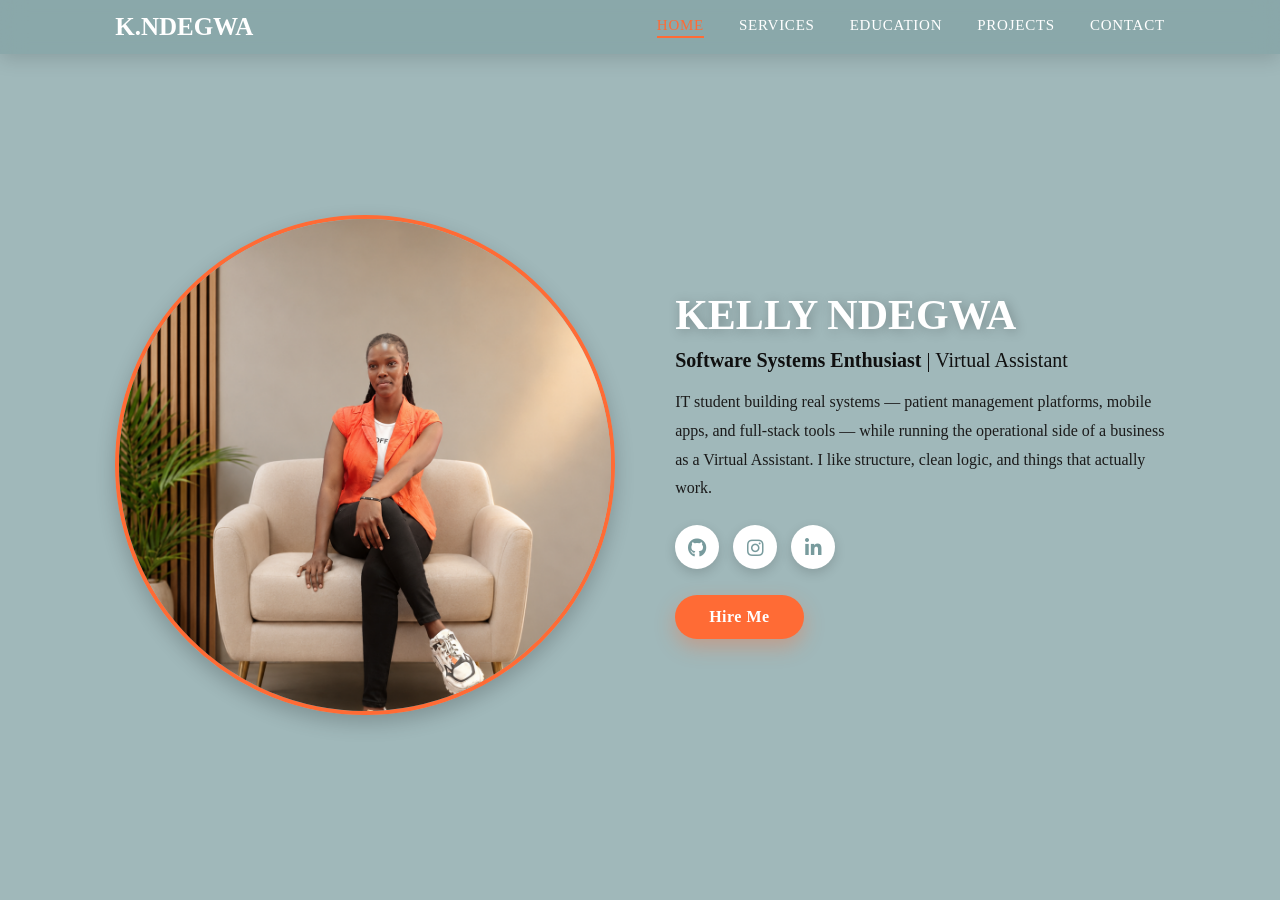
<file: index.html>
<!Doctype html>
<html lang="en">    
    <head>
        <meta charset="UTF-8">
        <meta name="viewport" content="width=device-width, initial-scale=1.0">
        <link rel="stylesheet" href="style.css">
        <link rel="stylesheet" href="https://cdnjs.cloudflare.com/ajax/libs/font-awesome/5.15.3/css/all.min.css">    

        <title>My Portfolio</title>
    </head>
    <body>
        <header>
   <a href="index.html" class="logo">K.NDEGWA</a>
   <button id="navToggle"><i class="fas fa-bars"></i></button>
   <nav id="navMenu">
    <a href="index.html" class="active">HOME</a>
    <a href="service.html">SERVICES</a>
    <a href="education.html">EDUCATION</a>
    <a href="projects.html">PROJECTS</a>
    <a href="contact.html">CONTACT</a>
   </nav>
</header>
<section class="home content" id="home">
    <div class="home-img">
        <img src="profile.png" alt="Kelly Ndegwa">
    </div>

    <div class="home-content">
        <h1>KELLY NDEGWA</h1>
        <h2><span>Software Systems Enthusiast</span> | Virtual Assistant</h2>
        <p>IT student building real systems — patient management platforms, mobile apps, and full-stack tools — while running the operational side of a business as a Virtual Assistant. I like structure, clean logic, and things that actually work.</p>

        <div class="social-icons">
            <a href="https://github.com/favored-njiru/delight"><i class="fab fa-github"></i></a>
            <a href="https://www.instagram.com/kelly.ndegwa"><i class="fab fa-instagram"></i></a>
            <a href="https://www.linkedin.com/in/kelly-ndegwa-71b179301"><i class="fab fa-linkedin-in"></i></a>
        </div>

        <a href="contact.html" class="btn">Hire Me</a>
    </div>
</section>
</file>
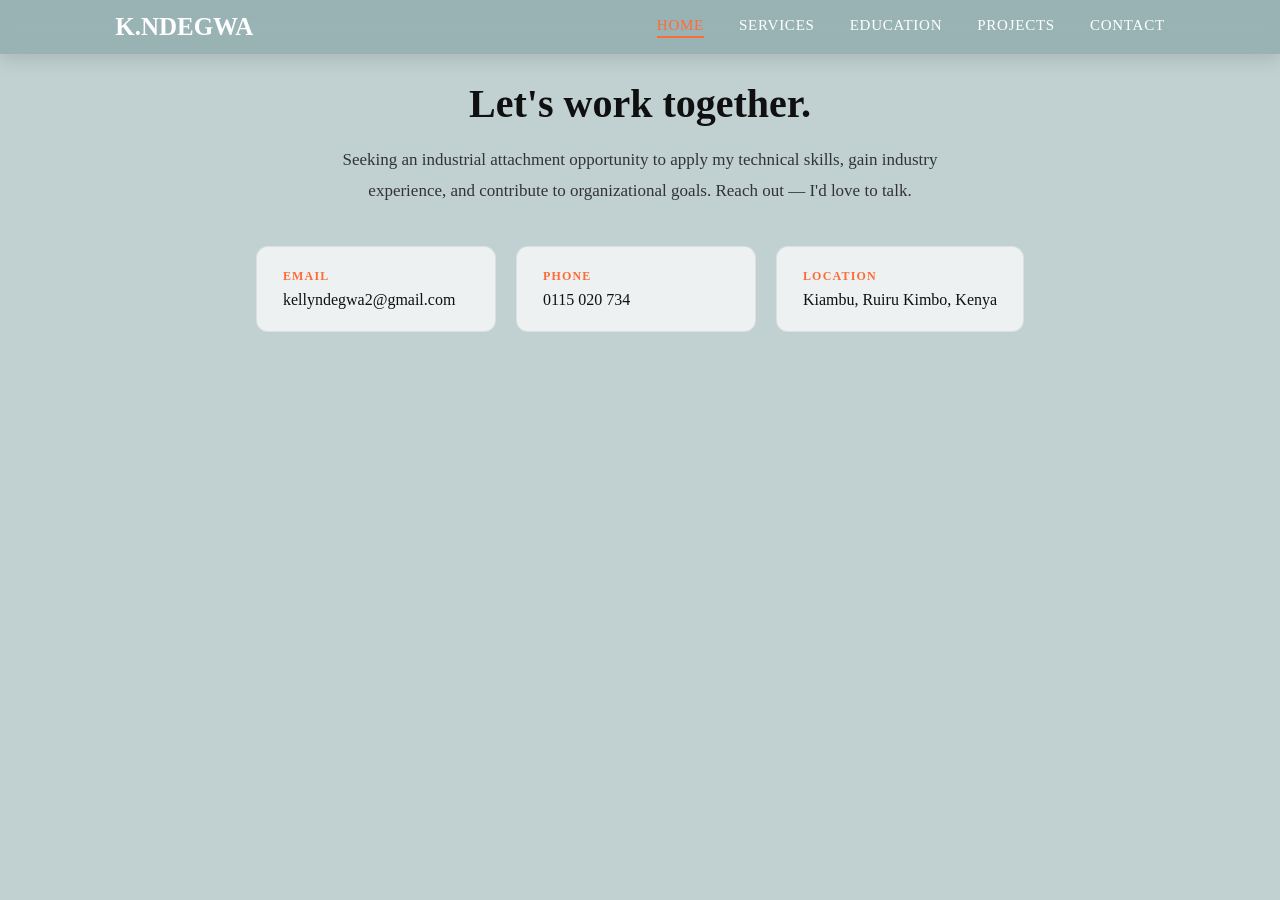
<file: contact.html>
<!Doctype html>
<html lang="en">    
    <head>
        <meta charset="UTF-8">
        <meta name="viewport" content="width=device-width, initial-scale=1.0">
        <link rel="stylesheet" href="style.css">
        <link rel="stylesheet" href="https://cdnjs.cloudflare.com/ajax/libs/font-awesome/5.15.3/css/all.min.css">    

        <title>My Portfolio</title>
    </head>
    <body>
        <header>
   <a href="index.html" class="logo">K.NDEGWA</a>
   <button id="navToggle"><i class="fas fa-bars"></i></button>
   <nav id="navMenu">
    <a href="index.html" class="active">HOME</a>
    <a href="service.html">SERVICES</a>
    <a href="education.html">EDUCATION</a>
    <a href="projects.html">PROJECTS</a>
    <a href="contact.html">CONTACT</a>
   </nav>
</header>
<section class="contact content" id="contact">
    <div class="contact-content">
        <h2>Let's work together.</h2>
        <p>Seeking an industrial attachment opportunity to apply my technical skills, gain industry experience, and contribute to organizational goals. Reach out — I'd love to talk.</p>

        <div class="contact-cards">
            <a href="mailto:kellyndegwa2@gmail.com" class="contact-card">
                <span class="label">Email</span>
                <span class="value">kellyndegwa2@gmail.com</span>
            </a>
            <a href="tel:0115020734" class="contact-card">
                <span class="label">Phone</span>
                <span class="value">0115 020 734</span>
            </a>
            <div class="contact-card">
                <span class="label">Location</span>
                <span class="value">Kiambu, Ruiru Kimbo, Kenya</span>
            </div>
        </div>
    </div>
</section>
</body>
</html>
</file>
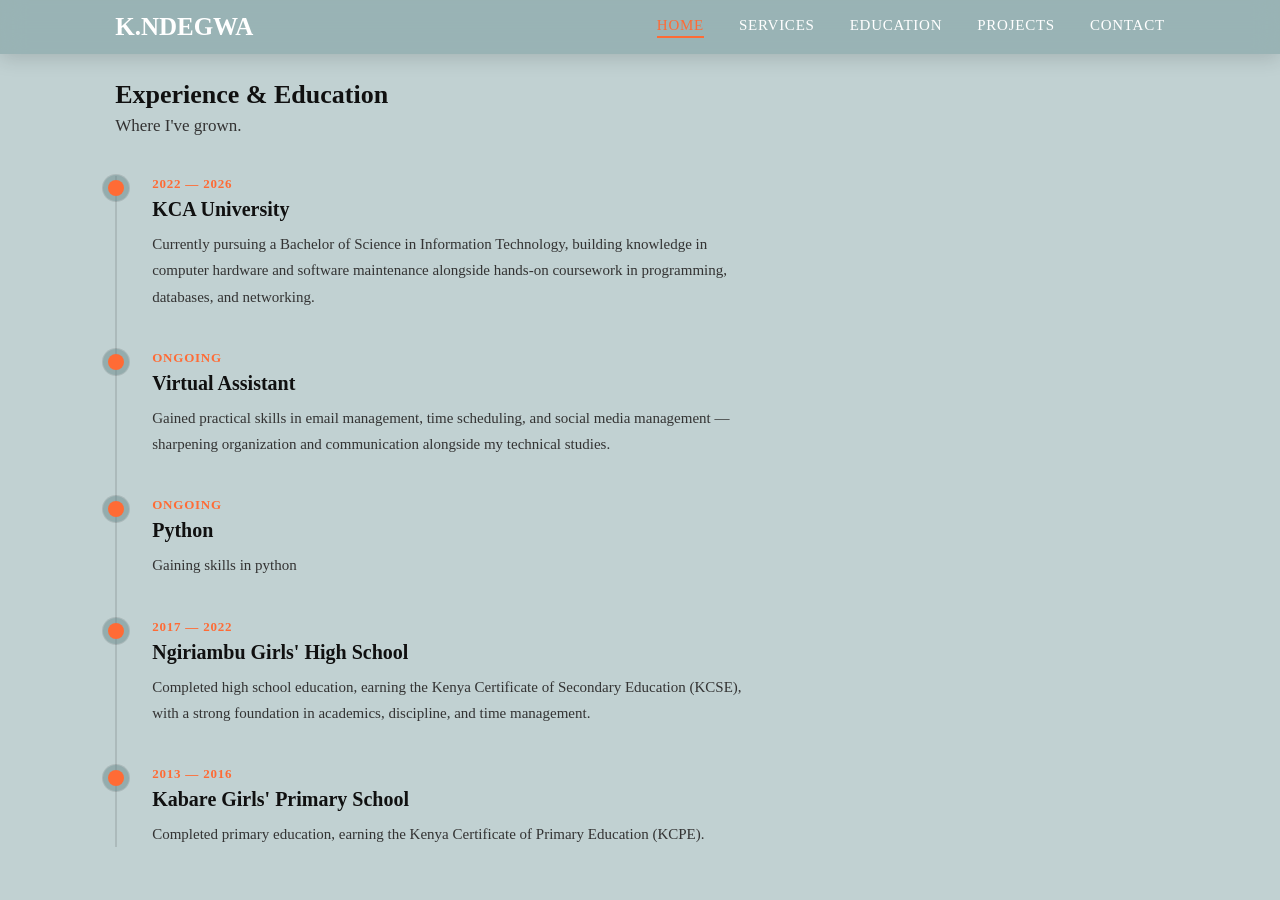
<file: education.html>
<!Doctype html>
<html lang="en">    
    <head>
        <meta charset="UTF-8">
        <meta name="viewport" content="width=device-width, initial-scale=1.0">
        <link rel="stylesheet" href="style.css">
        <link rel="stylesheet" href="https://cdnjs.cloudflare.com/ajax/libs/font-awesome/5.15.3/css/all.min.css">    

        <title>My Portfolio</title>
    </head>
    <body>
        <header>
   <a href="index.html" class="logo">K.NDEGWA</a>
   <button id="navToggle"><i class="fas fa-bars"></i></button>
   <nav id="navMenu">
    <a href="index.html" class="active">HOME</a>
    <a href="service.html">SERVICES</a>
    <a href="education.html">EDUCATION</a>
    <a href="projects.html">PROJECTS</a>
    <a href="contact.html">CONTACT</a>
   </nav>
</header>
<section class="education content" id="education">
    <div class="education-content">
        <h2>Experience &amp; Education</h2>
        <p class="subtitle">Where I've grown.</p>

        <div class="timeline">
            <div class="timeline-item">
                <span class="timeline-date">2022 — 2026</span>
                <h3>KCA University</h3>
                <p>Currently pursuing a Bachelor of Science in Information Technology, building knowledge in computer hardware and software maintenance alongside hands-on coursework in programming, databases, and networking.</p>
            </div>

            <div class="timeline-item">
                <span class="timeline-date">Ongoing</span>
                <h3>Virtual Assistant</h3>
                <p>Gained practical skills in email management, time scheduling, and social media management — sharpening organization and communication alongside my technical studies.</p>
            </div>

            <div class="timeline-item">
                <span class="timeline-date">Ongoing</span>
                <h3>Python</h3>
                <p>Gaining skills in python </p>
            </div>

            <div class="timeline-item">
                <span class="timeline-date">2017 — 2022</span>
                <h3>Ngiriambu Girls' High School</h3>
                <p>Completed high school education, earning the Kenya Certificate of Secondary Education (KCSE), with a strong foundation in academics, discipline, and time management.</p>
            </div>

            <div class="timeline-item">
                <span class="timeline-date">2013 — 2016</span>
                <h3>Kabare Girls' Primary School</h3>
                <p>Completed primary education, earning the Kenya Certificate of Primary Education (KCPE).</p>
            </div>
        </div>
    </div>
</section>
    </body>
</html>
</file>
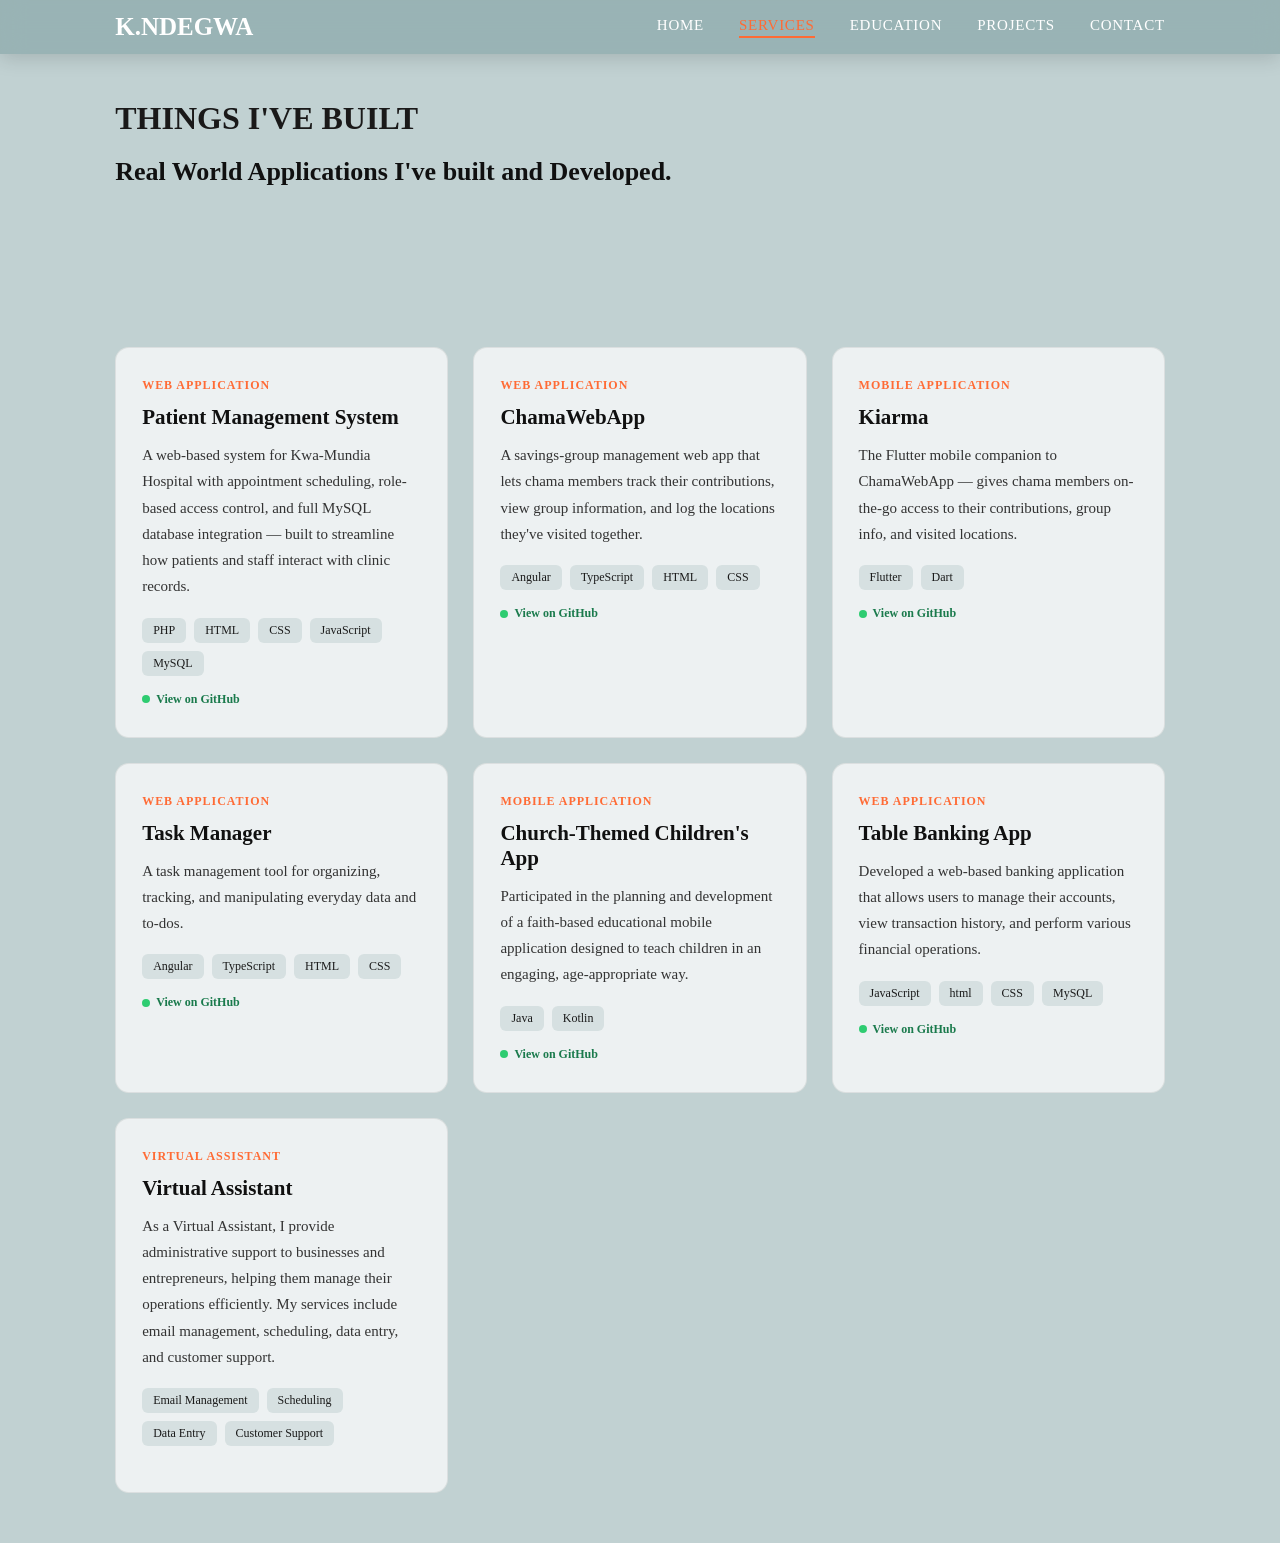
<file: projects.html>
<!DOCTYPE html>
<html lang="en">
<head>
    <meta charset="UTF-8">
    <meta name="viewport" content="width=device-width, initial-scale=1.0">
    <link rel="stylesheet" href="https://cdnjs.cloudflare.com/ajax/libs/font-awesome/5.15.3/css/all.min.css">
    <link rel="stylesheet"href="style.css">
    <title>My Portfolio</title>
</head>
<body>
    <header>
        <a href="index.html" class="logo">K.NDEGWA</a>
        <nav>
            <a href="index.html">HOME</a>
            <a href="service.html" class="active">SERVICES</a>
            <a href="education.html">EDUCATION</a>
            <a href="projects.html">PROJECTS</a>
            <a href="contact.html">CONTACT</a>
        </nav>
    </header>
    <section class="projects-content">
        <h1>THINGS I'VE BUILT</h1>
        <h2>Real World Applications I've built and Developed.</h2>
    
    </section>
    <!--My Projects Section-->
    <section class="projects content" id="projects">
    <div class="projects-content">
        <div class="projects-grid">

            <a href="https://github.com/favored-njiru/mundia-pms" target="_blank" class="project-card">
                <span class="project-tag">Web Application</span>
                <h3>Patient Management System</h3>
                <p>A web-based system for Kwa-Mundia Hospital with appointment scheduling, role-based access control, and full MySQL database integration — built to streamline how patients and staff interact with clinic records.</p>
                <div class="project-stack">
                    <span class="stack-chip">PHP</span>
                    <span class="stack-chip">HTML</span>
                    <span class="stack-chip">CSS</span>
                    <span class="stack-chip">JavaScript</span>
                    <span class="stack-chip">MySQL</span>
                </div>
                <div class="project-status"><span class="dot"></span> View on GitHub</div>
            </a>

            <a href="https://github.com/favored-njiru/12wings" target="_blank" class="project-card">
                <span class="project-tag">Web Application</span>
                <h3>ChamaWebApp</h3>
                <p>A savings-group management web app that lets chama members track their contributions, view group information, and log the locations they've visited together.</p>
                <div class="project-stack">
                    <span class="stack-chip">Angular</span>
                    <span class="stack-chip">TypeScript</span>
                    <span class="stack-chip">HTML</span>
                    <span class="stack-chip">CSS</span>
                </div>
                <div class="project-status"><span class="dot"></span> View on GitHub</div>
            </a>

            <a href="https://github.com/favored-njiru/12wings-app" target="_blank" class="project-card">
                <span class="project-tag">Mobile Application</span>
                <h3>Kiarma</h3>
                <p>The Flutter mobile companion to ChamaWebApp — gives chama members on-the-go access to their contributions, group info, and visited locations.</p>
                <div class="project-stack">
                    <span class="stack-chip">Flutter</span>
                    <span class="stack-chip">Dart</span>
                </div>
                <div class="project-status"><span class="dot"></span> View on GitHub</div>
            </a>

            <a href="https://github.com/favored-njiru/task-manager" target="_blank" class="project-card">
                <span class="project-tag">Web Application</span>
                <h3>Task Manager</h3>
                <p>A task management tool for organizing, tracking, and manipulating everyday data and to-dos.</p>
                <div class="project-stack">
                    <span class="stack-chip">Angular</span>
                    <span class="stack-chip">TypeScript</span>
                    <span class="stack-chip">HTML</span>
                    <span class="stack-chip">CSS</span>
                </div>
                <div class="project-status"><span class="dot"></span> View on GitHub</div>
            </a>

            <a href="https://github.com/favored-njiru/growth" target="_blank" class="project-card">
                <span class="project-tag">Mobile Application</span>
                <h3>Church-Themed Children's App</h3>
                <p>Participated in the planning and development of a faith-based educational mobile application designed to teach children in an engaging, age-appropriate way.</p>
                <div class="project-stack">
                    <span class="stack-chip">Java</span>
                    <span class="stack-chip">Kotlin</span>
                </div>
                <div class="project-status"><span class="dot"></span> View on GitHub</div>
            </a>

            <a href="https://github.com/favored-njiru/table-banking" target="_blank" class="project-card">
                <span class="project-tag">Web Application</span>
                <h3>Table Banking App</h3>
                <p>Developed a web-based banking application that allows users to manage their accounts, view transaction history, and perform various financial operations.</p>
                <div class="project-stack">
                    <span class="stack-chip">JavaScript</span>
                    <span class="stack-chip">html</span>
                    <span class="stack-chip">CSS</span>
                    <span class="stack-chip">MySQL</span>
                </div>
                <div class="project-status"><span class="dot"></span> View on GitHub</div>
            </a>
            
            <a href="https://github.com/your-username/virtual-assistant" target="_blank" class="project-card">
                <span class="project-tag">Virtual Assistant</span>
                <h3>Virtual Assistant</h3>
                <p>As a Virtual Assistant, I provide administrative support to businesses and entrepreneurs, helping them manage their operations efficiently. My services include email management, scheduling, data entry, and customer support.</p>
                <div class="project-stack">
                    <span class="stack-chip">Email Management</span>
                    <span class="stack-chip">Scheduling</span>
                    <span class="stack-chip">Data Entry</span>
                    <span class="stack-chip">Customer Support</span>
                </div>

            </a>
        </div>
    </div>
</section>
</file>
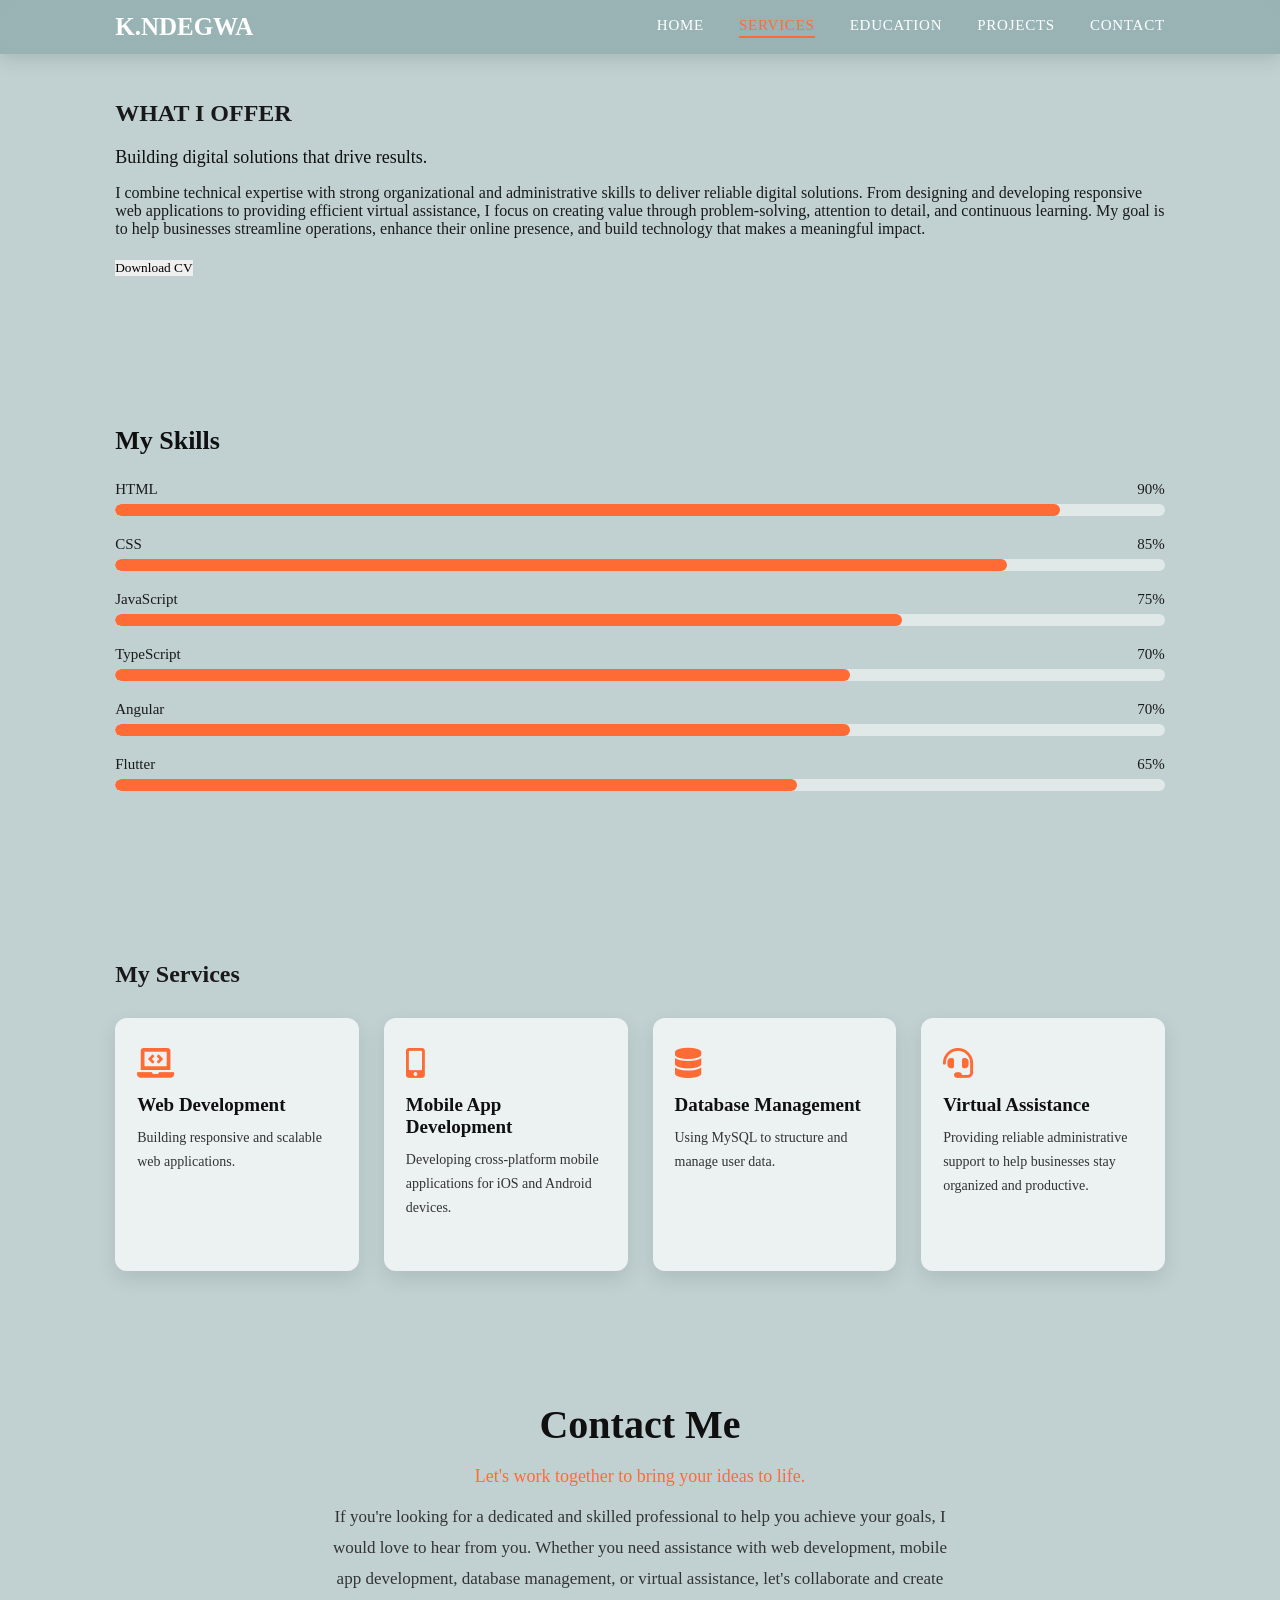
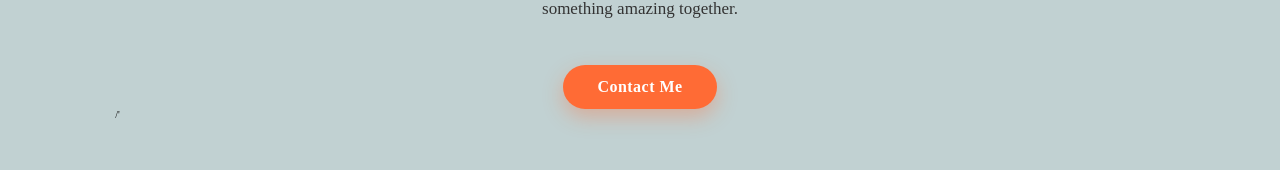
<file: service.html>
<!DOCTYPE html>
<html lang="en">
<head>
    <meta charset="UTF-8">
    <meta name="viewport" content="width=device-width, initial-scale=1.0">
    <link rel="stylesheet" href="https://cdnjs.cloudflare.com/ajax/libs/font-awesome/5.15.3/css/all.min.css">
    <link rel="stylesheet"href="style.css">
    <title>My Portfolio</title>
</head>
<body>
    <header>
        <a href="index.html" class="logo">K.NDEGWA</a>
        <nav>
            <a href="index.html">HOME</a>
            <a href="service.html" class="active">SERVICES</a>
            <a href="education.html">EDUCATION</a>
            <a href="projects.html">PROJECTS</a>
            <a href="contact.html">CONTACT</a>
        </nav>
    </header>

    <section class="service-content">
        <h2>WHAT I OFFER</h2>
        <h3>Building digital solutions that drive results.</h3>
        <p>I combine technical expertise with strong organizational and administrative skills to deliver reliable digital solutions.
             From designing and developing responsive web applications to providing efficient virtual assistance, I focus on creating value through problem-solving, attention to detail, and continuous learning. My goal is to help businesses streamline operations, enhance their online presence, and build technology that makes a meaningful impact.</p>
       <div class="button">
        <button>Download CV </button>
       </div>
    </section>

<!--My Skills Section-->
<section class="skills content" id="skills">
    <div class="skills-content">
        <h2>My Skills</h2></div>
        <span>
        <div class="skill-bar">
            <div class="skill-name"><span>HTML</span><span>90%</span></div>
            <div class="skill-track"><div class="skill-fill" style="width:90%"></div></div>
        </div>
        <div class="skill-bar">
            <div class="skill-name"><span>CSS</span><span>85%</span></div>
            <div class="skill-track"><div class="skill-fill" style="width:85%"></div></div>
        </div>
        <div class="skill-bar">
            <div class="skill-name"><span>JavaScript</span><span>75%</span></div>
            <div class="skill-track"><div class="skill-fill" style="width:75%"></div></div>
        </div>
        <div class="skill-bar">
            <div class="skill-name"><span>TypeScript</span><span>70%</span></div>
            <div class="skill-track"><div class="skill-fill" style="width:70%"></div></div>
        </div>
        <div class="skill-bar">
            <div class="skill-name"><span>Angular</span><span>70%</span></div>
            <div class="skill-track"><div class="skill-fill" style="width:70%"></div></div>
        </div>
        <div class="skill-bar">
            <div class="skill-name"><span>Flutter</span><span>65%</span></div>
            <div class="skill-track"><div class="skill-fill" style="width:65%"></div></div>
        </div>
    </div>
    </span>
</section>

<section class="services content" id="services">
    <div class="service-content">
        <h2>My Services</h2>
        <div class="services-grid">
            <div class="service-box">
                <a href="projects.html"><i class="fas fa-laptop-code"></i></a>
                <h3></a>Web Development</h3>
                <p>Building responsive and scalable web applications.</p>
            </div>
            <div class="service-box">
                <a href="projects.html"><i class="fas fa-mobile-alt"></i></a>
                <h3>Mobile App Development</h3>
                <p>Developing cross-platform mobile applications for iOS and Android devices.</p>
            </div>
            <div class="service-box">
                <a href="projects.html"><i class="fas fa-database"></i></a  >
                <h3>Database Management</h3>
                <p>Using MySQL to structure and manage user data.</p>
            </div>
            <div class="service-box">
                <a href="projects.html"><i class="fas fa-headset"></i></a>
                <h3>Virtual Assistance</h3>
                <p>Providing reliable administrative support to help businesses stay organized and productive.</p>
            </div>
        </div>
    </div>
</section>

<section class="contact content" id="contact">
    <div class="contact-content">
        <h2>Contact Me</h2>
        <h3>Let's work together to bring your ideas to life.</h3>
        <p>If you're looking for a dedicated and skilled professional to help you achieve your goals, I would love to hear from you. Whether you need assistance with web development, mobile app development, database management, or virtual assistance, let's collaborate and create something amazing together.</p>
        <a href="contact.html" class="btn">Contact Me</a>
    </div>
</section'>/'

</body>
</html>
</file>
<file: style.css>
@import url('https://fonts.googleapis.com/css2?family=Poppins:wght@300;400;500;600;700&display=swap');
*{
    margin: 0;
    padding: 0;
    box-sizing: border-box;
    font-family: Bungee Shade;
    text-decoration: none;
    outline: none;
    border: none;
    scroll-behavior: smooth;
}
html{
    scroll-behavior: smooth;
    font-size: 62.5%;
}
body{
    background: #789b9d74;
    overflow-x: hidden;
    width: 100%;
    height: 100%;
    color: #101010;
}
header{
    margin: 0 auto;
    position: fixed;
    top: 0;
    left: 0;
    width: 100%;
    padding: 1.3rem 9%;
    background: rgba(120, 155, 157, 0.55);
    backdrop-filter: blur(12px);
    box-shadow: 0 4px 20px rgba(0,0,0,0.15);
    display: flex;
    justify-content: space-between;
    align-items: center;
    z-index: 100;
    transition: 0.3s ease;
}

.logo{
    color: #fff;
    font-size: 2.5rem;
    font-weight: 600;
    cursor: pointer;
    transition: 0.3s ease;
}
.logo:hover{
    transform: scale(1.05);
}

nav{
    display: flex;
    align-items: center;
}

nav a{
    font-size: 1.5rem;
    font-weight: 500;
    letter-spacing: 0.05em;
    color: #fff;
    margin-left: 3.5rem;
    position: relative;
    padding-bottom: 4px;
}

nav a::after{
    content: '';
    position: absolute;
    left: 0;
    bottom: 0;
    width: 0;
    height: 2px;
    background: #ff6b35;
    transition: width 0.3s ease;
}

nav a:hover,
nav a.active{
    color: #ff6b35;
}
nav a:hover::after,
nav a.active::after{
    width: 100%;
}

#navToggle{
    display: none;
    background: none;
    font-size: 2.4rem;
    color: #fff;
    cursor: pointer;
}

@media screen and (max-width: 991px){
    nav{
        position: fixed;
        top: 0;
        right: 0;
        height: 100vh;
        width: 65%;
        background: #789b9d;
        flex-direction: column;
        justify-content: center;
        align-items: flex-start;
        padding: 2rem 8%;
        gap: 2rem;
        transform: translateX(100%);
        transition: transform 0.4s ease;
    }
    nav.open{
        transform: translateX(0);
    }
    nav a{
        margin-left: 0;
    }
    #navToggle{
        display: block;
    }
}
section{
    
     padding: 8rem 9% 5rem 9%;
}
.home{
    display: flex;
    justify-content: center;
    align-items: center;
    gap: 6rem;
    min-height: 100vh;
    background: #789b9d74;

}

.home-img{
    width: 500px;
    height:500px;
    border-radius: 50%;
    overflow: hidden;
    border: 4px solid #ff6b35;
    box-shadow: 0 8px 20px rgba(0, 0, 0, 0.2);
    flex-shrink: 0;
}

.home-img img{
    width: 100%;
    height: 100%;
    object-fit: cover;
    display: block;
}

.home-content{
    max-width: 600px;
}

.home-content h1{
    font-size: 4.2rem;
    font-weight: 700;
    line-height: 1.15;
    color: #fff;
    text-shadow: 2px 2px 12px rgba(0,0,0,0.25);
    margin-bottom: 1rem;
}

.home-content h2{
    font-size: 2rem;
    font-weight: 500;
    color: #101010;
    margin-bottom: 1.6rem;
}

.home-content h2 span{
    color: #101010;
    font-weight: 600;
}

.home-content p{
    font-size: 1.6rem;
    line-height: 1.8;
    color: #1a1a1a;
    max-width: 520px;
    margin-bottom: 2.2rem;
}

.social-icons{
    display: flex;
    gap: 1.4rem;
    margin-bottom: 2.6rem;
}

.social-icons a{
    display: inline-flex;
    justify-content: center;
    align-items: center;
    width: 4.4rem;
    height: 4.4rem;
    border-radius: 50%;
    background: #fff;
    color: #789b9d;
    font-size: 1.9rem;
    box-shadow: 0 4px 12px rgba(0,0,0,0.15);
    transition: 0.3s ease;
}

.social-icons a:hover{
    background: #ff6b35;
    color: #fff;
    transform: translateY(-5px);
}

.btn{
    display: inline-block;
    padding: 1.3rem 3.4rem;
    background: #ff6b35;
    color: #fff;
    font-size: 1.6rem;
    font-weight: 600;
    letter-spacing: 0.03em;
    border-radius: 50px;
    box-shadow: 0 8px 20px rgba(255,107,53,0.35);
    transition: 0.3s ease;
}

.btn:hover{
    background: #101010;
    color: #fff;
    transform: translateY(-4px);
    box-shadow: 0 12px 24px rgba(0,0,0,0.3);
}

@media screen and (max-width: 768px){
    .home{
        flex-direction: column;
        text-align: center;
        gap: 3rem;
    }
    .home-content p{
        margin-left: auto;
        margin-right: auto;
    }
    .social-icons{
        justify-content: center;
    }
    .home-content h1{
        font-size: 3.2rem;
    }
}
.service-content{
    max-width: 100%;
}
.service-content h2{
    font-size: 2.4rem;
    font-weight: 600;
    color: #1a1919;
    margin-bottom: 2rem;
    margin-top: 2rem;
}
.service-content h3{
    font-size: 1.8rem;
    font-weight: 500;
    color: #101010;
    margin-bottom: 1.6rem;
}
.service-content p{
    font-size: 1.6rem;
    color: #1a1a1a;
    margin-bottom: 2.2rem;
}
.skills-content{
    display: flex;
    flex-wrap: wrap;
    gap: 2rem;
    margin-top: 2rem;
}
/* ===== SKILLS ===== */
.skills-content h2{
    font-size: 2.6rem;
    font-weight: 600;
    color: #101010;
    margin-bottom: 2.5rem;
}

.skill-bar{
    margin-bottom: 2rem;
}

.skill-bar .skill-name{
    display: flex;
    justify-content: space-between;
    font-size: 1.5rem;
    font-weight: 500;
    color: #1a1a1a;
    margin-bottom: 0.6rem;
}

.skill-track{
    width: 100%;
    height: 1.2rem;
    background: #ffffff80;
    border-radius: 50px;
    overflow: hidden;
}

.skill-fill{
    height: 100%;
    background: #ff6b35;
    border-radius: 50px;
}

/* ===== SERVICES ===== */
.services-grid{
    display: grid;
    grid-template-columns: repeat(auto-fit, minmax(240px, 1fr));
    gap: 2.5rem;
    margin-top: 3rem;
}

.service-box{
    background: #ffffffb3;
    padding: 3rem 2.2rem;
    border-radius: 1.2rem;
    box-shadow: 0 8px 20px rgba(0,0,0,0.1);
    transition: 0.3s ease;
}

.service-box:hover{
    transform: translateY(-8px);
    box-shadow: 0 14px 28px rgba(0,0,0,0.15);
}

.service-box i{
    font-size: 3rem;
    color: #ff6b35;
    margin-bottom: 1.6rem;
    display: block;
}

.service-box h3{
    font-size: 1.9rem;
    font-weight: 600;
    color: #101010;
    margin-bottom: 1rem;
}

.service-box p{
    font-size: 1.4rem;
    line-height: 1.7;
    color: #333;
}

/* ===== CONTACT ===== */
.contact-content h2{
    font-size: 2.6rem;
    font-weight: 700;
    color: #101010;
    margin-bottom: 0.8rem;
}

.contact-content h3{
    font-size: 1.8rem;
    font-weight: 500;
    color: #ff6b35;
    margin-bottom: 1.5rem;
}

.contact-content p{
    font-size: 1.5rem;
    line-height: 1.8;
    color: #1a1a1a;
    max-width: 100%x;
    margin-bottom: 2.5rem;
}
.projects-content h1{
    font-size: 3.2rem;
    font-weight: 600;
    color: #1a1919;
    margin-bottom: 2rem;
    margin-top: 2rem;
}
/* ===== PROJECTS ===== */
.projects-content h2{
    font-size: 2.6rem;
    font-weight: 600;
    color: #101010;
    margin-bottom: 3rem;
   
}

.projects-grid{
    display: grid;
    grid-template-columns: repeat(auto-fit, minmax(320px, 1fr));
    gap: 2.5rem;
}

.project-card{
    display: block;
    position: relative;
    background: #ffffffb3;
    border: 1px solid rgba(16,16,16,0.08);
    border-radius: 1.4rem;
    padding: 3rem 2.6rem;
    color: #101010;
    transition: 0.35s ease;
    overflow: hidden;
}

.project-card:hover{
    transform: translateY(-8px);
    border-color: #ff6b35;
    box-shadow: 0 18px 34px rgba(0,0,0,0.15);
}

.project-tag{
    display: inline-block;
    font-size: 1.2rem;
    font-weight: 700;
    letter-spacing: 0.08em;
    text-transform: uppercase;
    color: #ff6b35;
    margin-bottom: 1.2rem;
}

.project-card h3{
    font-size: 2.1rem;
    font-weight: 600;
    margin-bottom: 1.2rem;
    color: #101010;
}

.project-card p{
    font-size: 1.5rem;
    line-height: 1.75;
    color: #333;
    margin-bottom: 1.8rem;
}

.project-stack{
    display: flex;
    flex-wrap: wrap;
    gap: 0.8rem;
    margin-bottom: 1.6rem;
}

.stack-chip{
    font-size: 1.2rem;
    padding: 0.5rem 1.1rem;
    border-radius: 6px;
    background: #789b9d33;
    color: #1a1a1a;
    font-weight: 500;
}

/* fake "live" status badge */
.project-status{
    display: inline-flex;
    align-items: center;
    gap: 0.6rem;
    font-size: 1.2rem;
    font-weight: 600;
    color: #1a7a4c;
}

.project-status .dot{
    width: 0.8rem;
    height: 0.8rem;
    border-radius: 50%;
    background: #2ecc71;
    box-shadow: 0 0 0 0 rgba(46,204,113,0.6);
    animation: statusPulse 1.8s infinite;
}

@keyframes statusPulse{
    0%   { box-shadow: 0 0 0 0 rgba(46,204,113,0.55); }
    70%  { box-shadow: 0 0 0 8px rgba(46,204,113,0); }
    100% { box-shadow: 0 0 0 0 rgba(46,204,113,0); }
}

.project-card:hover .project-status{
    color: #ff6b35;
}
.project-card:hover .project-status .dot{
    background: #ff6b35;
    box-shadow: 0 0 0 0 rgba(255,107,53,0.6);
}
/* ===== CONTACT PAGE ===== */
.contact-content{
    text-align: center;
    max-width: 900px;
    margin: 0 auto;
}

.contact-content h2{
    font-size: 4rem;
    font-weight: 700;
    color: #101010;
    margin-bottom: 1.8rem;
}

.contact-content > p{
    font-size: 1.7rem;
    line-height: 1.8;
    color: #333;
    max-width: 640px;
    margin: 0 auto 4rem;
}

.contact-cards{
    display: flex;
    justify-content: center;
    flex-wrap: wrap;
    gap: 2rem;
}

.contact-card{
    background: #ffffffb3;
    border: 1px solid rgba(16,16,16,0.08);
    border-radius: 1.2rem;
    padding: 2.2rem 2.6rem;
    min-width: 240px;
    text-align: left;
    transition: 0.3s ease;
}

.contact-card:hover{
    transform: translateY(-6px);
    border-color: #ff6b35;
    box-shadow: 0 14px 28px rgba(0,0,0,0.12);
}

.contact-card .label{
    display: block;
    font-size: 1.2rem;
    font-weight: 700;
    letter-spacing: 0.1em;
    text-transform: uppercase;
    color: #ff6b35;
    margin-bottom: 0.7rem;
}

.contact-card .value{
    font-size: 1.6rem;
    font-weight: 500;
    color: #101010;
}

@media screen and (max-width: 768px){
    .contact-content h2{
        font-size: 3rem;
    }
    .contact-cards{
        flex-direction: column;
        align-items: center;
    }
}
/* ===== EDUCATION / EXPERIENCE TIMELINE ===== */
.education-content h2{
    font-size: 2.6rem;
    font-weight: 700;
    color: #101010;
    margin-bottom: 0.6rem;
}

.education-content .subtitle{
    font-size: 1.7rem;
    color: #333;
    margin-bottom: 4rem;
}

.timeline{
    position: relative;
    max-width: 750px;
    padding-left: 3.5rem;
    border-left: 2px solid rgba(16,16,16,0.12);
}

.timeline-item{
    position: relative;
    padding-bottom: 4rem;
}

.timeline-item:last-child{
    padding-bottom: 0;
}

.timeline-item::before{
    content: '';
    position: absolute;
    left: -4.4rem;
    top: 0.4rem;
    width: 1.6rem;
    height: 1.6rem;
    border-radius: 50%;
    background: #ff6b35;
    box-shadow: 0 0 0 5px #789b9d74, 0 0 0 6px rgba(16,16,16,0.12);
}

.timeline-date{
    display: inline-block;
    font-size: 1.3rem;
    font-weight: 700;
    letter-spacing: 0.06em;
    text-transform: uppercase;
    color: #ff6b35;
    margin-bottom: 0.6rem;
}

.timeline-item h3{
    font-size: 2rem;
    font-weight: 600;
    color: #101010;
    margin-bottom: 1rem;
}

.timeline-item p{
    font-size: 1.5rem;
    line-height: 1.75;
    color: #333;
    max-width: 600px;
}

@media screen and (max-width: 768px){
    .timeline{
        padding-left: 2.6rem;
    }
    .timeline-item::before{
        left: -3.4rem;
        width: 1.3rem;
        height: 1.3rem;
    }
    .education-content h2{
        font-size: 2.2rem;
    }
}
</file>
